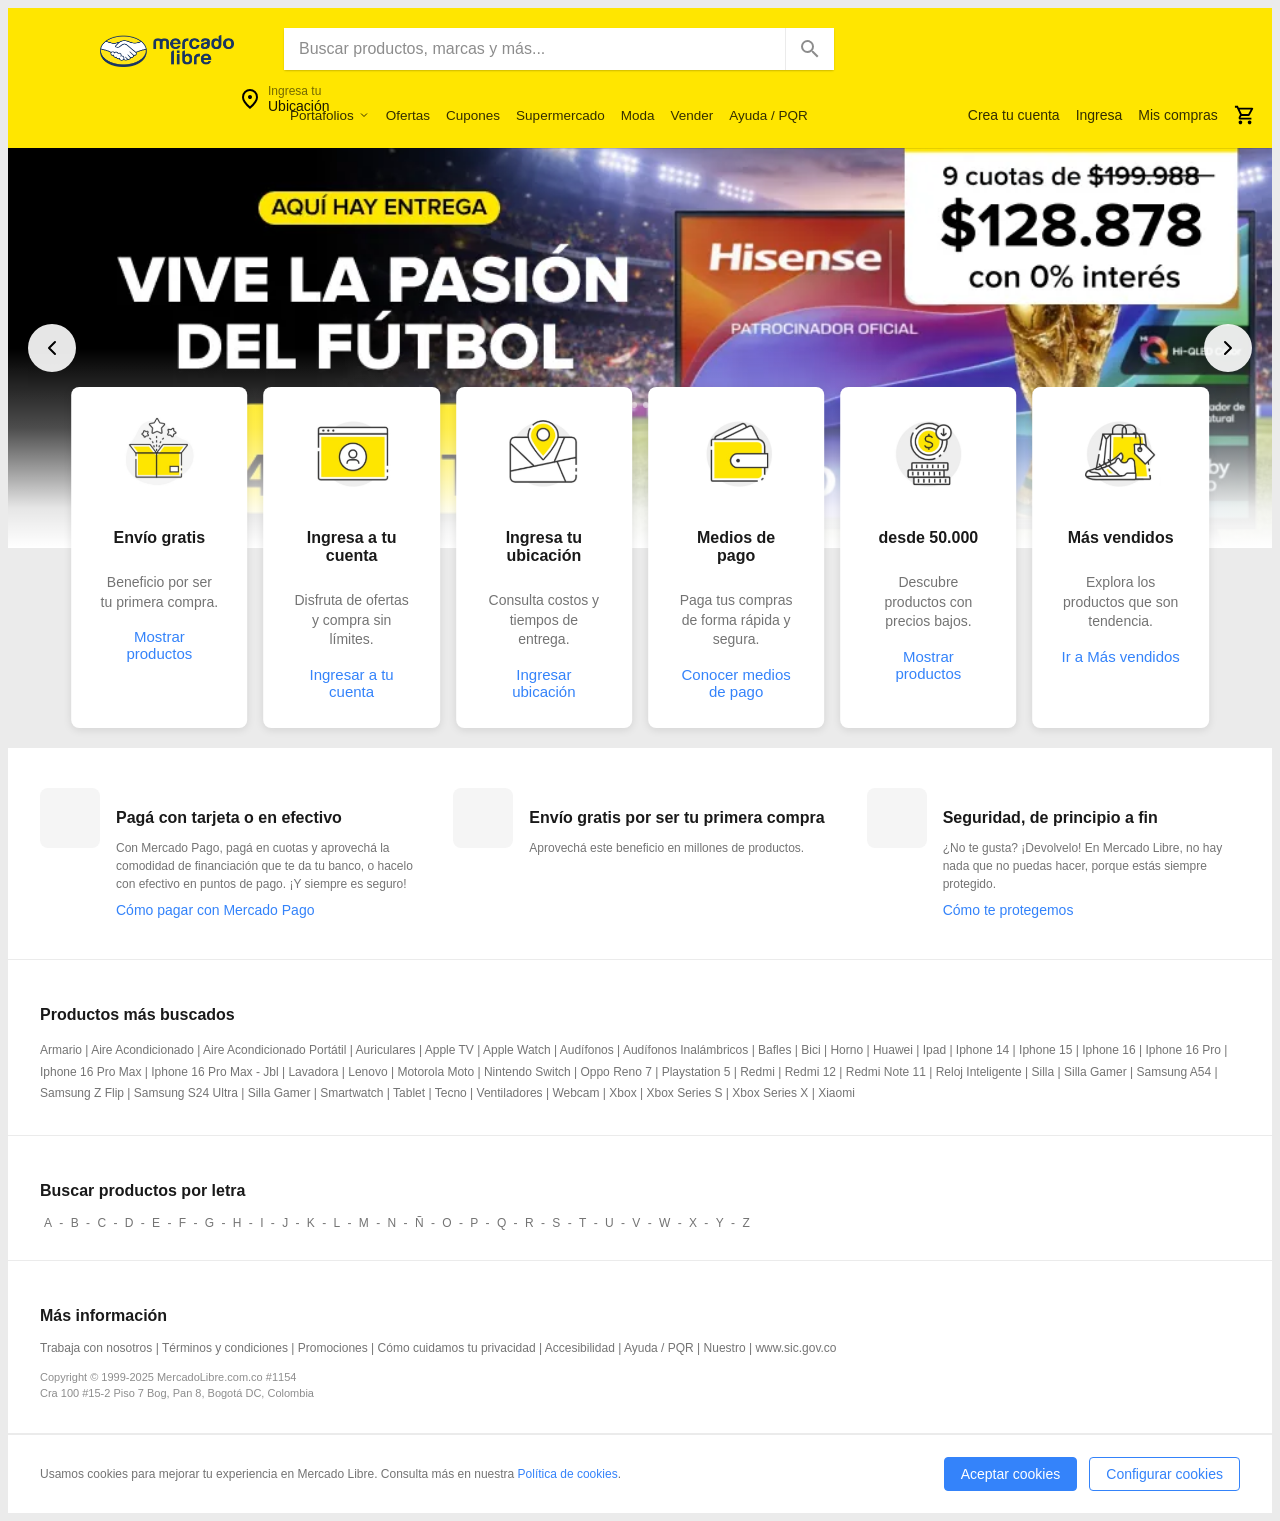
<file: index.html>
<!DOCTYPE html>
<html lang="es">
<head>
    <meta charset="UTF-8">
    <meta name="viewport" content="width=device-width, initial-scale=1.0">
    <title>Mercadito</title>
    <link rel="icon" type="image/png" href="public/icons/manosmercadolibre.png">
    <link rel="stylesheet" href="styles.css">
</head>
<body>
    <!-- Navbar -->
    <nav class="navbar">
        <div class="navbar-top">
            <div class="container">
                <div class="navbar-content">
                    <!-- Logo y ubicación -->
                    <div class="navbar-left">
                        <div class="logo-container">
                            <img src="public/logos/mercado-libre.png" alt="Mercado Libre" class="logo">
                        </div>
                        <div class="location">
                            <img src="public/icons/location.svg" alt="Ubicación" class="location-icon" width="24" height="24">
                            <div class="location-text">
                                <span class="location-label">Ingresa tu</span>
                                <span class="location-name">Ubicación</span>
                            </div>
                        </div>
                    </div>

                    <!-- Buscador -->
                    <div class="search-container">
                        <input type="text" class="search-input" placeholder="Buscar productos, marcas y más...">
                        <button class="search-button">
                            <svg width="18" height="18" viewBox="0 0 18 18" fill="none">
                                <path d="M12.5 11h-.79l-.28-.27A6.471 6.471 0 0013 6.5 6.5 6.5 0 106.5 13c1.61 0 3.09-.59 4.23-1.57l.27.28v.79l5 4.99L17.49 16l-4.99-5zm-6 0C4.01 11 2 8.99 2 6.5S4.01 2 6.5 2 11 4.01 11 6.5 8.99 11 6.5 11z" fill="currentColor"/>
                            </svg>
                        </button>
                    </div>
                </div>
            </div>
        </div>

        <!-- Menú inferior -->
        <div class="navbar-bottom">
            <div class="container">
                <ul class="nav-menu">
                    <li class="nav-item-dropdown">
                        <a href="#" class="nav-link" id="categoriasBtn">
                            Portafolios
                            <svg class="dropdown-arrow" width="12" height="12" viewBox="0 0 24 24" fill="none" stroke="currentColor" stroke-width="2">
                                <path d="M6 9l6 6 6-6"/>
                            </svg>
                        </a>
                            <div class="dropdown-menu" id="categoriasDropdown"> 
                                <h4 class="dropdown-title">Portafolios del Equipo</h4>
                                <ul class="dropdown-list">
                                    <li><a href="portafolios/dev1/index.html" class="dropdown-link">Juliana</a></li>
                                    <li><a href="portafolios/dev2/index.html" class="dropdown-link">Helen</a></li>
                                </ul>
                            </div>
                    </li>
                    <li><a href="#" class="nav-link">Ofertas</a></li>
                    <li><a href="#" class="nav-link">Cupones</a></li>
                    <li><a href="#" class="nav-link">Supermercado</a></li>
                    <li><a href="#" class="nav-link">Moda</a></li>
                    <li><a href="#" class="nav-link">Vender</a></li>
                    <li><a href="#" class="nav-link">Ayuda / PQR</a></li>
                </ul>
                <ul class="nav-menu-right">
                    <li><a href="#" class="nav-link nav-link-account">Crea tu cuenta</a></li>
                    <li><a href="#" class="nav-link nav-link-account">Ingresa</a></li>
                    <li><a href="#" class="nav-link nav-link-account">Mis compras</a></li>
                    <li>
                        <a href="#" class="nav-link cart-link">
                            <img src="public/icons/shopping_cart.svg" alt="Carrito" width="22" height="22">
                        </a>
                    </li>
                </ul>
            </div>
        </div>
    </nav>

    <!-- Contenido principal -->
    <main>
        <!-- Carrusel de ofertas -->
        <section class="carousel-section">
            <div class="carousel-container">
                <button class="carousel-btn carousel-btn-prev" id="prevBtn">
                    <svg width="24" height="24" viewBox="0 0 24 24" fill="none">
                        <path d="M15 18l-6-6 6-6" stroke="currentColor" stroke-width="2" stroke-linecap="round" stroke-linejoin="round"/>
                    </svg>
                </button>
                
                <div class="carousel-wrapper">
                    <div class="carousel-track" id="carouselTrack">
                        <div class="carousel-slide active">
                            <img src="public/logos/img1.webp" alt="Oferta 1">
                        </div>
                        <div class="carousel-slide">
                            <img src="public/logos/img2.webp" alt="Oferta 2">
                        </div>
                        <div class="carousel-slide">
                            <img src="public/logos/img3.webp" alt="Oferta 3">
                        </div>
                        <div class="carousel-slide">
                            <img src="public/logos/img4.webp" alt="Oferta 4">
                        </div>
                    </div>
                </div>
                
                <button class="carousel-btn carousel-btn-next" id="nextBtn">
                    <svg width="24" height="24" viewBox="0 0 24 24" fill="none">
                        <path d="M9 18l6-6-6-6" stroke="currentColor" stroke-width="2" stroke-linecap="round" stroke-linejoin="round"/>
                    </svg>
                </button>
                
                <div class="carousel-indicators" id="indicators">
                    <span class="indicator active" data-slide="0"></span>
                    <span class="indicator" data-slide="1"></span>
                    <span class="indicator" data-slide="2"></span>
                    <span class="indicator" data-slide="3"></span>
                </div>
            </div>
            
            <!-- Tarjetas de funciones -->
            <div class="features-cards">
                <div class="feature-card">
                    <div class="feature-icon">
                        <img src="public/icons/regalo.jpg" alt="Envío gratis" class="icon-img">
                    </div>
                    <h3 class="feature-title">Envío gratis</h3>
                    <p class="feature-description">Beneficio por ser tu primera compra.</p>
                    <a href="#" class="feature-link">Mostrar productos</a>
                </div>
                
                <div class="feature-card">
                    <div class="feature-icon">
                        <img src="public/icons/cuenta.jpg" alt="Ingresa a tu cuenta" class="icon-img">
                    </div>
                    <h3 class="feature-title">Ingresa a tu cuenta</h3>
                    <p class="feature-description">Disfruta de ofertas y compra sin límites.</p>
                    <a href="#" class="feature-link">Ingresar a tu cuenta</a>
                </div>
                
                <div class="feature-card">
                    <div class="feature-icon">
                        <img src="public/icons/ubicacion.jpg" alt="Ingresa tu ubicación" class="icon-img">
                    </div>
                    <h3 class="feature-title">Ingresa tu ubicación</h3>
                    <p class="feature-description">Consulta costos y tiempos de entrega.</p>
                    <a href="#" class="feature-link">Ingresar ubicación</a>
                </div>
                
                <div class="feature-card">
                    <div class="feature-icon">
                        <img src="public/icons/medios_de_pago.jpg" alt="Medios de pago" class="icon-img">
                    </div>
                    <h3 class="feature-title">Medios de pago</h3>
                    <p class="feature-description">Paga tus compras de forma rápida y segura.</p>
                    <a href="#" class="feature-link">Conocer medios de pago</a>
                </div>
                
                <div class="feature-card">
                    <div class="feature-icon">
                        <img src="public/icons/menosde.jpg" alt="Menos de $40.000" class="icon-img">
                    </div>
                    <h3 class="feature-title">desde 50.000</h3>
                    <p class="feature-description">Descubre productos con precios bajos.</p>
                    <a href="#" class="feature-link">Mostrar productos</a>
                </div>
                
                <div class="feature-card">
                    <div class="feature-icon">
                        <img src="public/icons/masvendidos.jpg" alt="Más vendidos" class="icon-img">
                    </div>
                    <h3 class="feature-title">Más vendidos</h3>
                    <p class="feature-description">Explora los productos que son tendencia.</p>
                    <a href="#" class="feature-link">Ir a Más vendidos</a>
                </div>
            </div>
        </section>

        <!-- Aquí irán las demás secciones -->
    </main>

    <!-- Footer -->
    <footer class="footer">
        <!-- Sección de beneficios -->
        <div class="footer-benefits">
            <div class="container">
                <div class="benefits-grid">
                    <div class="benefit-item">
                        <div class="benefit-icon">
                            <!-- Ícono de tarjeta -->
                        </div>
                        <div class="benefit-content">
                            <h4 class="benefit-title">Pagá con tarjeta o en efectivo</h4>
                            <p class="benefit-text">Con Mercado Pago, pagá en cuotas y aprovechá la comodidad de financiación que te da tu banco, o hacelo con efectivo en puntos de pago. ¡Y siempre es seguro!</p>
                            <a href="#" class="benefit-link">Cómo pagar con Mercado Pago</a>
                        </div>
                    </div>
                    
                    <div class="benefit-item">
                        <div class="benefit-icon">
                            <!-- Ícono de envío -->
                        </div>
                        <div class="benefit-content">
                            <h4 class="benefit-title">Envío gratis por ser tu primera compra</h4>
                            <p class="benefit-text">Aprovechá este beneficio en millones de productos.</p>
                        </div>
                    </div>
                    
                    <div class="benefit-item">
                        <div class="benefit-icon">
                            <!-- Ícono de seguridad -->
                        </div>
                        <div class="benefit-content">
                            <h4 class="benefit-title">Seguridad, de principio a fin</h4>
                            <p class="benefit-text">¿No te gusta? ¡Devolvelo! En Mercado Libre, no hay nada que no puedas hacer, porque estás siempre protegido.</p>
                            <a href="#" class="benefit-link">Cómo te protegemos</a>
                        </div>
                    </div>
                </div>
            </div>
        </div>

        <!-- Productos más buscados -->
        <div class="footer-products">
            <div class="container">
                <h3 class="footer-section-title">Productos más buscados</h3>
                <div class="products-links">
                    <a href="#">Armario</a> | <a href="#">Aire Acondicionado</a> | <a href="#">Aire Acondicionado Portátil</a> | <a href="#">Auriculares</a> | <a href="#">Apple TV</a> | <a href="#">Apple Watch</a> | <a href="#">Audífonos</a> | <a href="#">Audífonos Inalámbricos</a> | <a href="#">Bafles</a> | <a href="#">Bici</a> | <a href="#">Horno</a> | <a href="#">Huawei</a> | <a href="#">Ipad</a> | <a href="#">Iphone 14</a> | <a href="#">Iphone 15</a> | <a href="#">Iphone 16</a> | <a href="#">Iphone 16 Pro</a> | <a href="#">Iphone 16 Pro Max</a> | <a href="#">Iphone 16 Pro Max - Jbl</a> | <a href="#">Lavadora</a> | <a href="#">Lenovo</a> | <a href="#">Motorola Moto</a> | <a href="#">Nintendo Switch</a> | <a href="#">Oppo Reno 7</a> | <a href="#">Playstation 5</a> | <a href="#">Redmi</a> | <a href="#">Redmi 12</a> | <a href="#">Redmi Note 11</a> | <a href="#">Reloj Inteligente</a> | <a href="#">Silla</a> | <a href="#">Silla Gamer</a> | <a href="#">Samsung A54</a> | <a href="#">Samsung Z Flip</a> | <a href="#">Samsung S24 Ultra</a> | <a href="#">Silla Gamer</a> | <a href="#">Smartwatch</a> | <a href="#">Tablet</a> | <a href="#">Tecno</a> | <a href="#">Ventiladores</a> | <a href="#">Webcam</a> | <a href="#">Xbox</a> | <a href="#">Xbox Series S</a> | <a href="#">Xbox Series X</a> | <a href="#">Xiaomi</a>
                </div>
            </div>
        </div>

        <!-- Buscar productos por letra -->
        <div class="footer-alphabet">
            <div class="container">
                <h3 class="footer-section-title">Buscar productos por letra</h3>
                <div class="alphabet-links">
                    <a href="#">A</a> - <a href="#">B</a> - <a href="#">C</a> - <a href="#">D</a> - <a href="#">E</a> - <a href="#">F</a> - <a href="#">G</a> - <a href="#">H</a> - <a href="#">I</a> - <a href="#">J</a> - <a href="#">K</a> - <a href="#">L</a> - <a href="#">M</a> - <a href="#">N</a> - <a href="#">Ñ</a> - <a href="#">O</a> - <a href="#">P</a> - <a href="#">Q</a> - <a href="#">R</a> - <a href="#">S</a> - <a href="#">T</a> - <a href="#">U</a> - <a href="#">V</a> - <a href="#">W</a> - <a href="#">X</a> - <a href="#">Y</a> - <a href="#">Z</a>
                </div>
            </div>
        </div>

        <!-- Más información -->
        <div class="footer-info">
            <div class="container">
                <h3 class="footer-section-title">Más información</h3>
                <div class="info-links">
                    <a href="#">Trabaja con nosotros</a> | <a href="#">Términos y condiciones</a> | <a href="#">Promociones</a> | <a href="#">Cómo cuidamos tu privacidad</a> | <a href="#">Accesibilidad</a> | <a href="#">Ayuda / PQR</a> | <a href="#">Nuestro</a> | <a href="#">www.sic.gov.co</a>
                </div>
                <p class="footer-address">Copyright © 1999-2025 MercadoLibre.com.co #1154</p>
                <p class="footer-address">Cra 100 #15-2 Piso 7 Bog, Pan 8, Bogotá DC, Colombia</p>
            </div>
        </div>

        <!-- Cookies notice -->
        <div class="footer-cookies">
            <div class="container">
                <p>Usamos cookies para mejorar tu experiencia en Mercado Libre. Consulta más en nuestra <a href="#">Política de cookies</a>.</p>
                <div class="cookies-buttons">
                    <button class="btn-cookies-accept">Aceptar cookies</button>
                    <button class="btn-cookies-config">Configurar cookies</button>
                </div>
            </div>
        </div>
    </footer>

    <script src="script.js"></script>
</body>
</html>
</file>
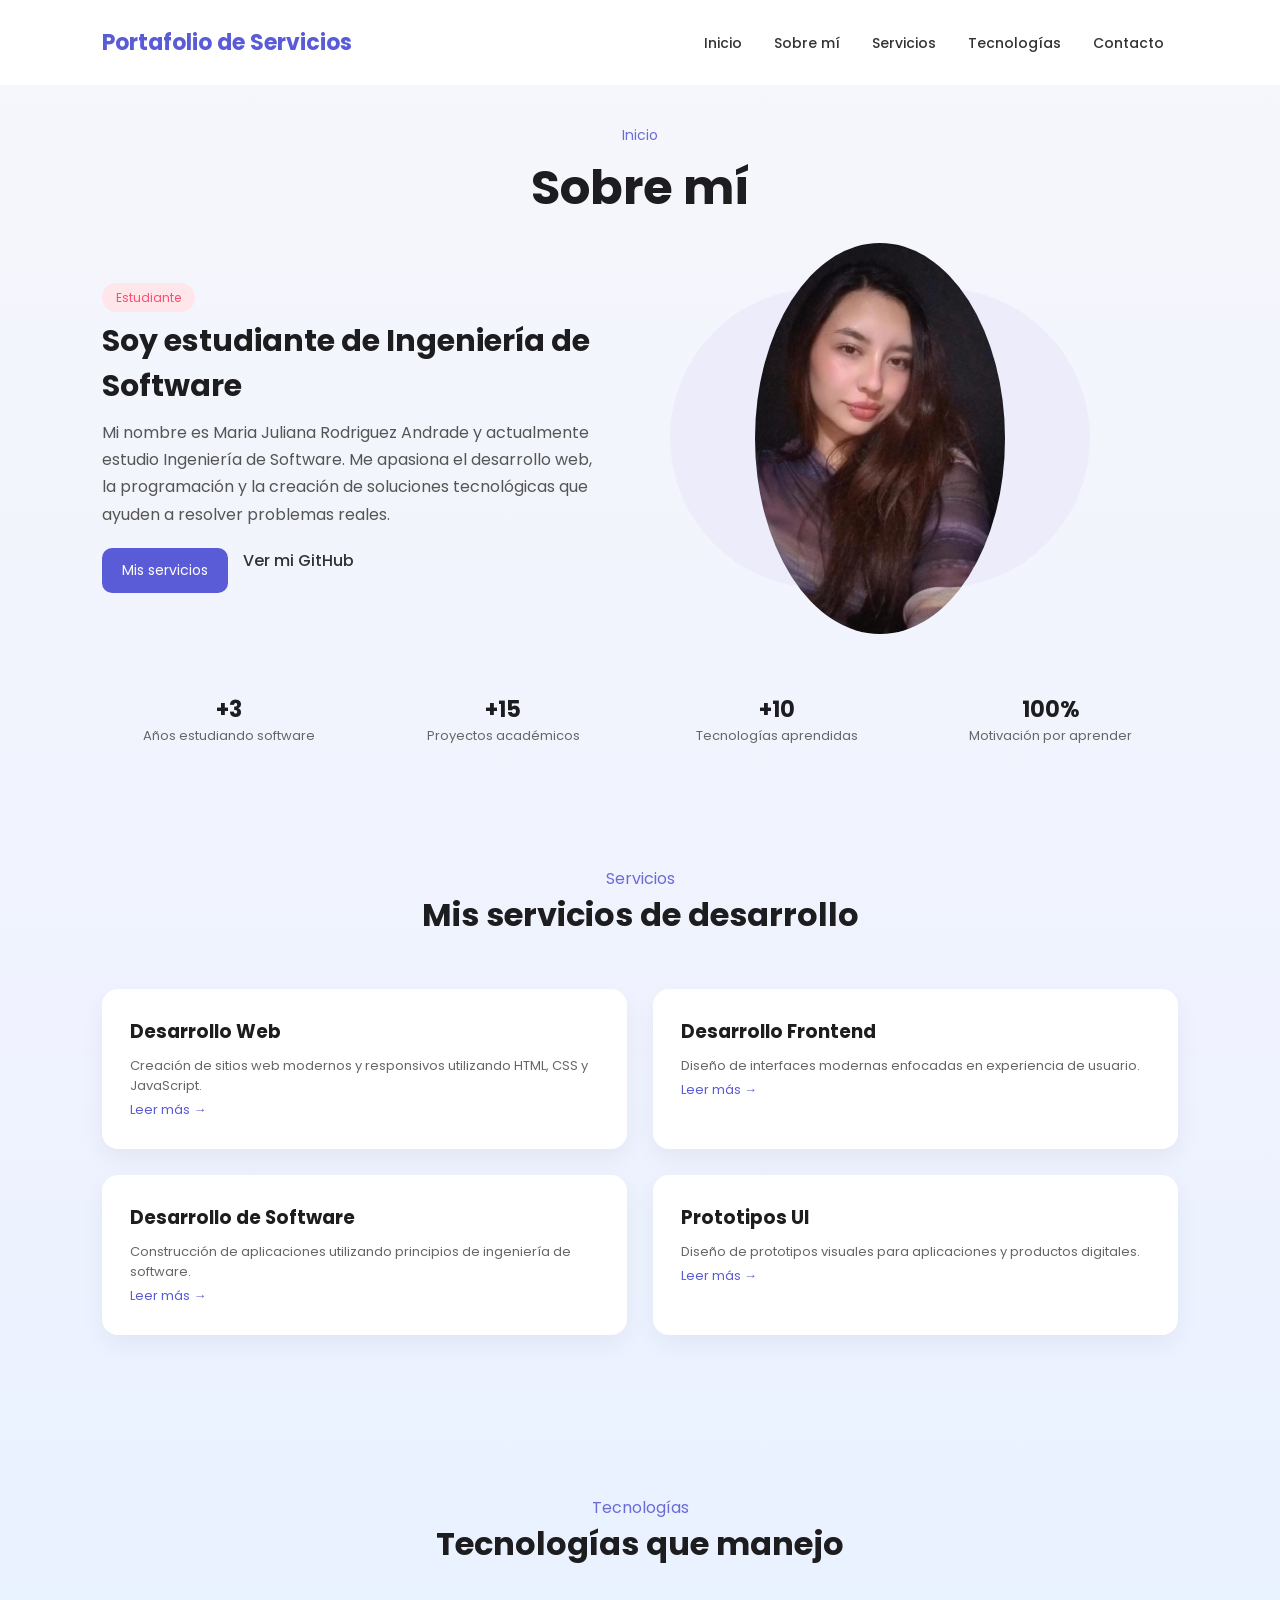
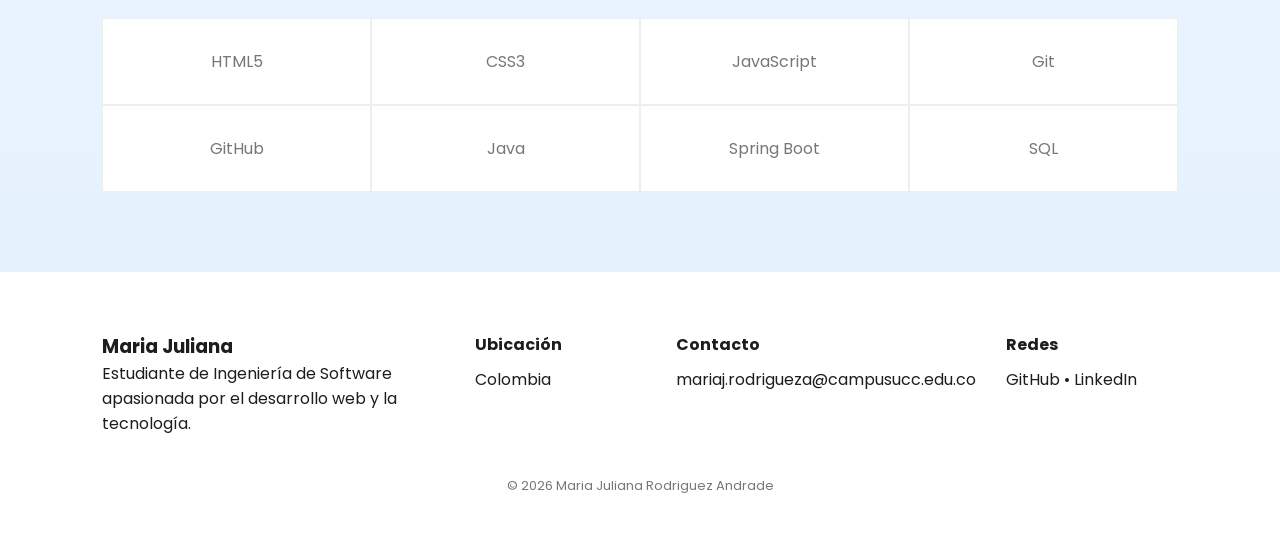
<file: portafolios/dev1/index.html>
<!DOCTYPE html>
<html lang="es">
<head>
<meta charset="UTF-8">
<meta name="viewport" content="width=device-width, initial-scale=1.0">
<title>Maria Juliana Rodriguez Andrade | Portafolio</title>

<link rel="preconnect" href="https://fonts.googleapis.com">
<link rel="preconnect" href="https://fonts.gstatic.com" crossorigin>
<link href="https://fonts.googleapis.com/css2?family=Poppins:wght@300;400;500;600;700&display=swap" rel="stylesheet">

<link rel="stylesheet" href="styles.css">
</head>

<body>

<header class="header">

<div class="logo">Portafolio de Servicios</div>

<nav class="nav">
<a href="#">Inicio</a>
<a href="#">Sobre mí</a>
<a href="#servicios">Servicios</a>
<a href="#tecnologias">Tecnologías</a>
<a href="#contacto">Contacto</a>
</nav>

</header>

<section class="titulo-pagina">
<p>Inicio</p>
<h1>Sobre mí</h1>
</section>

<section class="hero">

<div class="hero-texto">

<span class="badge">Estudiante</span>

<h2>Soy estudiante de Ingeniería de Software</h2>

<p class="descripcion">
Mi nombre es Maria Juliana Rodriguez Andrade y actualmente estudio Ingeniería de Software. Me apasiona el desarrollo web, la programación y la creación de soluciones tecnológicas que ayuden a resolver problemas reales.
</p>

<div class="botones">
<a href="#servicios" class="btn">Mis servicios</a>
<a href="https://github.com/Rodrigueza02" target="_blank" class="btn-secundario">Ver mi GitHub</a>
</div>

</div>

<div class="hero-imagen">
<img src="img/foto.png" alt="avatar">
</div>

</section>

<section class="estadisticas">

<div class="stat">
<h3>+3</h3>
<p>Años estudiando software</p>
</div>

<div class="stat">
<h3>+15</h3>
<p>Proyectos académicos</p>
</div>

<div class="stat">
<h3>+10</h3>
<p>Tecnologías aprendidas</p>
</div>

<div class="stat">
<h3>100%</h3>
<p>Motivación por aprender</p>
</div>

</section>

<section id="servicios" class="seccion">

<div class="titulo-seccion">
<p>Servicios</p>
<h2>Mis servicios de desarrollo</h2>
</div>

<div class="grid-servicios">

<div class="card">
<h3>Desarrollo Web</h3>
<p>Creación de sitios web modernos y responsivos utilizando HTML, CSS y JavaScript.</p>
<span class="leer">Leer más →</span>
</div>

<div class="card">
<h3>Desarrollo Frontend</h3>
<p>Diseño de interfaces modernas enfocadas en experiencia de usuario.</p>
<span class="leer">Leer más →</span>
</div>

<div class="card">
<h3>Desarrollo de Software</h3>
<p>Construcción de aplicaciones utilizando principios de ingeniería de software.</p>
<span class="leer">Leer más →</span>
</div>

<div class="card">
<h3>Prototipos UI</h3>
<p>Diseño de prototipos visuales para aplicaciones y productos digitales.</p>
<span class="leer">Leer más →</span>
</div>

</div>

</section>

<section id="tecnologias" class="seccion">

<div class="titulo-seccion">
<p>Tecnologías</p>
<h2>Tecnologías que manejo</h2>
</div>

<div class="grid-tecnologias">
<div>HTML5</div>
<div>CSS3</div>
<div>JavaScript</div>
<div>Git</div>
<div>GitHub</div>
<div>Java</div>
<div>Spring Boot</div>
<div>SQL</div>
</div>

</section>

<footer id="contacto" class="footer">

<div class="footer-grid">

<div>
<h3>Maria Juliana</h3>
<p>
Estudiante de Ingeniería de Software apasionada por el desarrollo web y la tecnología.
</p>
</div>

<div>
<h4>Ubicación</h4>
<p>Colombia</p>
</div>

<div>
<h4>Contacto</h4>
<p>mariaj.rodrigueza@campusucc.edu.co</p>
</div>

<div>
<h4>Redes</h4>
<p>GitHub • LinkedIn</p>
</div>

</div>

<p class="copyright">
© 2026 Maria Juliana Rodriguez Andrade
</p>

</footer>

<script src="script.js"></script>

</body>
</html>
</file>
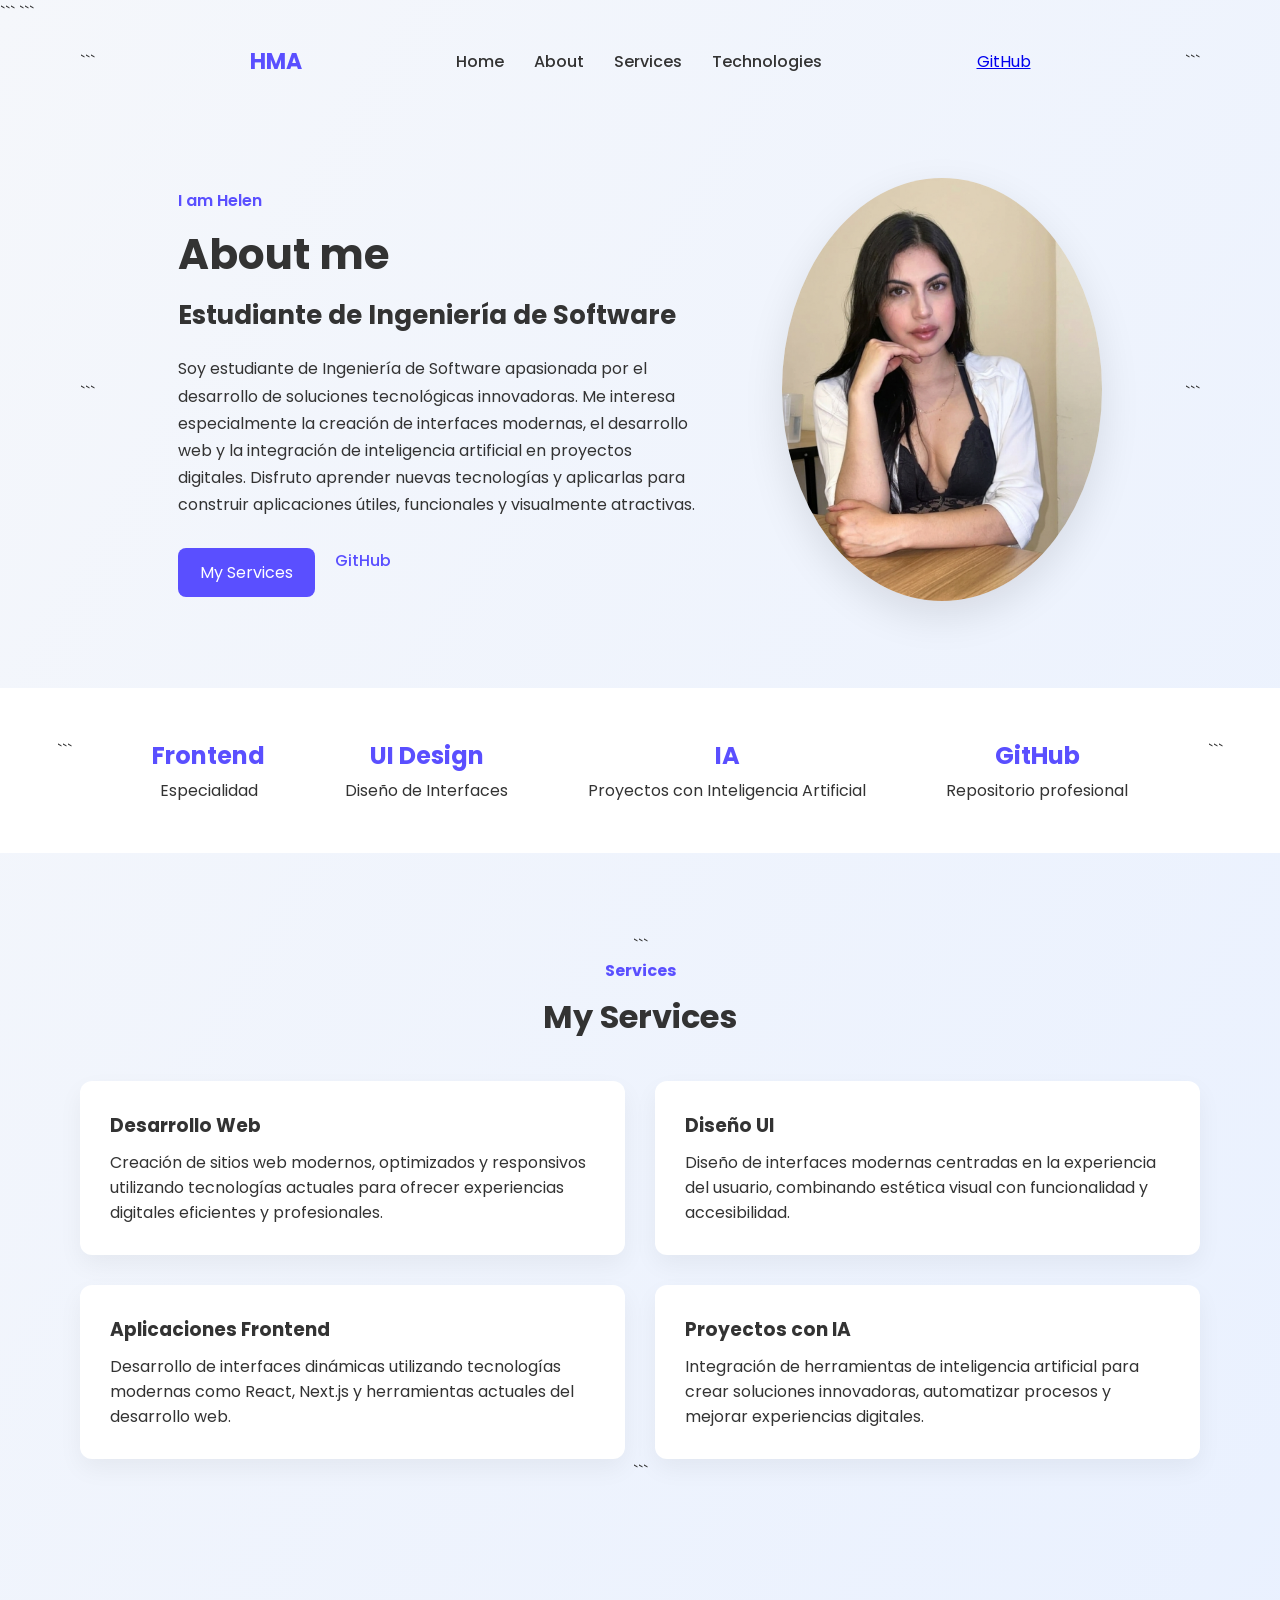
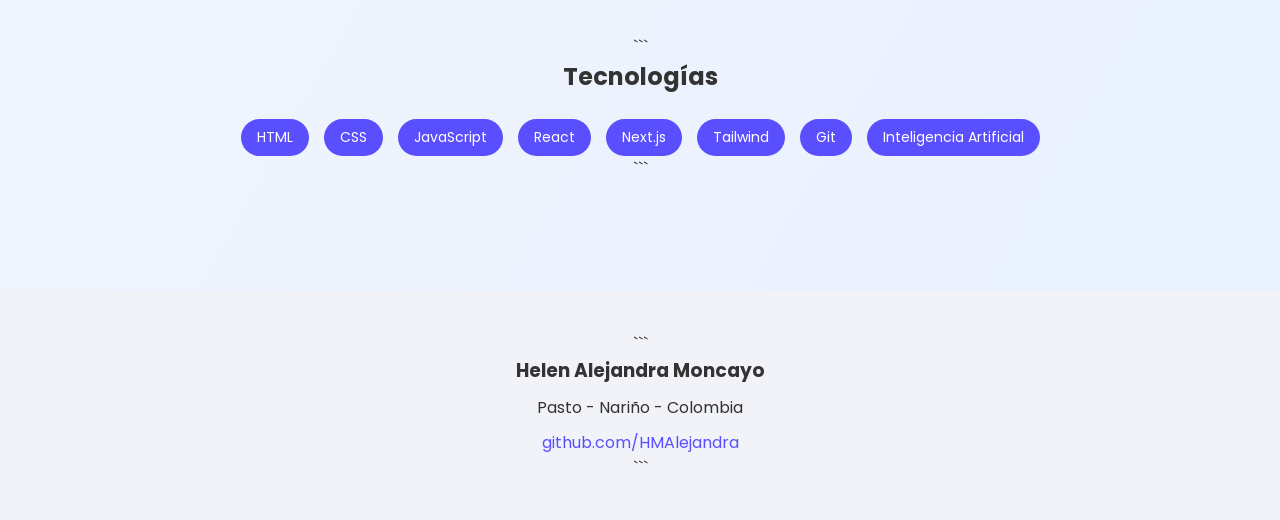
<file: portafolios/dev2/index.html>
<!DOCTYPE html>

<html lang="es">

<head>
    <meta charset="UTF-8">
    <meta name="viewport" content="width=device-width, initial-scale=1.0">
    <title>Portafolio | Helen Alejandra Moncayo</title>

```
<link rel="stylesheet" href="styles.css">

<!-- Google Font -->
<link href="https://fonts.googleapis.com/css2?family=Poppins:wght@300;400;500;600;700&display=swap" rel="stylesheet">
```

</head>

<body>

<!-- NAVBAR -->

<header class="navbar">

```
<div class="logo">
    HMA
</div>

<nav>
    <ul>
        <li><a href="#">Home</a></li>
        <li><a href="#about">About</a></li>
        <li><a href="#services">Services</a></li>
        <li><a href="#tech">Technologies</a></li>
    </ul>
</nav>

<div class="social">
    <a href="https://github.com/HMAlejandra" target="_blank">GitHub</a>
</div>
```

</header>

<!-- HERO / ABOUT -->

<section class="hero" id="about">

```
<div class="hero-text">

    <p class="tag">I am Helen</p>

    <h1>About me</h1>

    <h2>Estudiante de Ingeniería de Software</h2>

    <p class="description">
        Soy estudiante de Ingeniería de Software apasionada por el desarrollo de soluciones tecnológicas innovadoras.
        Me interesa especialmente la creación de interfaces modernas, el desarrollo web y la integración de inteligencia
        artificial en proyectos digitales.
        Disfruto aprender nuevas tecnologías y aplicarlas para construir aplicaciones útiles, funcionales y visualmente
        atractivas.
    </p>

    <div class="buttons">
        <a href="#services" class="btn-primary">My Services</a>
        <a href="https://github.com/HMAlejandra" target="_blank" class="btn-secondary">GitHub</a>
    </div>

</div>


<div class="hero-image">
    <img src="img/helen.png" alt="Helen Alejandra Moncayo">
</div>
```

</section>

<!-- STATS -->

<section class="stats">

```
<div class="stat">
    <h3>Frontend</h3>
    <p>Especialidad</p>
</div>

<div class="stat">
    <h3>UI Design</h3>
    <p>Diseño de Interfaces</p>
</div>

<div class="stat">
    <h3>IA</h3>
    <p>Proyectos con Inteligencia Artificial</p>
</div>

<div class="stat">
    <h3>GitHub</h3>
    <p>Repositorio profesional</p>
</div>
```

</section>

<!-- SERVICES -->

<section class="services" id="services">

```
<h4>Services</h4>
<h2>My Services</h2>

<div class="services-grid">

    <div class="card">
        <h3>Desarrollo Web</h3>
        <p>
            Creación de sitios web modernos, optimizados y responsivos utilizando tecnologías actuales
            para ofrecer experiencias digitales eficientes y profesionales.
        </p>
    </div>

    <div class="card">
        <h3>Diseño UI</h3>
        <p>
            Diseño de interfaces modernas centradas en la experiencia del usuario,
            combinando estética visual con funcionalidad y accesibilidad.
        </p>
    </div>

    <div class="card">
        <h3>Aplicaciones Frontend</h3>
        <p>
            Desarrollo de interfaces dinámicas utilizando tecnologías modernas
            como React, Next.js y herramientas actuales del desarrollo web.
        </p>
    </div>

    <div class="card">
        <h3>Proyectos con IA</h3>
        <p>
            Integración de herramientas de inteligencia artificial para crear
            soluciones innovadoras, automatizar procesos y mejorar experiencias digitales.
        </p>
    </div>

</div>
```

</section>

<!-- TECHNOLOGIES -->

<section class="tech" id="tech">

```
<h2>Tecnologías</h2>

<div class="tech-list">
    <span>HTML</span>
    <span>CSS</span>
    <span>JavaScript</span>
    <span>React</span>
    <span>Next.js</span>
    <span>Tailwind</span>
    <span>Git</span>
    <span>Inteligencia Artificial</span>
</div>
```

</section>

<!-- FOOTER -->

<footer>

```
<h3>Helen Alejandra Moncayo</h3>

<p>Pasto - Nariño - Colombia</p>

<a href="https://github.com/HMAlejandra" target="_blank">
    github.com/HMAlejandra
</a>
```

</footer>

<script src="script.js"></script>

</body>
</html>
</file>
<file: styles.css>
feature/ui-styles
* {
    margin: 0;
    padding: 0;
    box-sizing: border-box;
}

body {
    font-family: -apple-system, BlinkMacSystemFont, 'Segoe UI', Roboto, 'Helvetica Neue', Arial, sans-serif;
    background-color: #ebebeb;
}

/* Navbar */
.navbar {
    background-color: #ffe600;
    position: sticky;
    top: 0;
    z-index: 1000;
    box-shadow: 0 1px 0 0 rgba(0,0,0,.1);
}

.navbar-top {
    padding: 8px 0 12px 0;
    position: relative;
}

.container {
    max-width: 1200px;
    margin: 0 auto;
    padding: 0 20px;
}

.navbar-content {
    display: flex;
    align-items: center;
    gap: 20px;
}

/* Logo y ubicación */
.navbar-left {
    display: flex;
    align-items: center;
    gap: 20px;
}

.logo-container {
    width: 134px;
    height: 34px;
    display: flex;
    align-items: center;
    justify-content: center;
}

.logo {
    max-width: 100%;
    max-height: 100%;
    object-fit: contain;
    margin-left: 120px;
    margin-top: 16px;
}

.location {
    display: flex;
    align-items: center;
    gap: 6px;
    cursor: pointer;
    position: absolute;
    bottom: -32px;
    left: 230px;
}

.location-icon {
    color: rgba(0,0,0,0.9);
    filter: invert(0%) sepia(0%) saturate(0%) hue-rotate(0deg) brightness(0%) contrast(100%);
}

.location-text {
    display: flex;
    flex-direction: column;
    font-size: 12px;
}

.location-label {
    color: rgba(0,0,0,0.55);
    font-size: 12px;
}

.location-name {
    color: rgba(0,0,0,0.9);
    font-size: 14px;
    font-weight: 400;
}

/* Buscador */
.search-container {
    flex: 1;
    display: flex;
    align-items: center;
    background-color: #fff;
    border-radius: 2px;
    box-shadow: 0 1px 2px 0 rgba(0,0,0,.2);
    max-width: 550px;
    margin-left: 90px;
    margin-top: 12px;
}

.search-input {
    flex: 1;
    border: none;
    padding: 12px 15px;
    font-size: 16px;
    outline: none;
    color: rgba(0,0,0,0.9);
}

.search-input::placeholder {
    color: rgba(0,0,0,0.45);
}

.search-button {
    background-color: #fff;
    border: none;
    padding: 12px 15px;
    cursor: pointer;
    display: flex;
    align-items: center;
    justify-content: center;
    color: rgba(0,0,0,0.45);
    border-left: 1px solid #ebebeb;
}

.search-button:hover {
    color: rgba(0,0,0,0.9);
}

/* Badge NUEVO */
.disney-logo {
    width: 340px;
    height: 39px;
    display: flex;
    align-items: center;
    justify-content: center;
    position: relative;
}


/* Menú inferior */
.navbar-bottom {
    background-color: #ffe600;
    padding: 6px 0;
}

.navbar-bottom .container {
    display: flex;
    justify-content: space-between;
    align-items: center;
}

.nav-menu {
    margin-left: 0;
    margin-right: auto;
    padding-left: 250px;
}

.nav-item-dropdown {
    position: relative;
}

.nav-item-dropdown .nav-link {
    display: flex;
    align-items: center;
    gap: 4px;
}

.dropdown-arrow {
    transition: transform 0.3s ease;
}

.nav-item-dropdown:hover .dropdown-arrow {
    transform: rotate(180deg);
}

.dropdown-menu {
    position: absolute;
    top: 100%;
    left: 0;
    background-color: #fff;
    border-radius: 6px;
    box-shadow: 0 4px 16px rgba(0,0,0,0.15);
    padding: 16px;
    min-width: 220px;
    opacity: 0;
    visibility: hidden;
    transform: translateY(-10px);
    transition: all 0.3s ease;
    z-index: 1000;
    margin-top: 8px;
}

.nav-item-dropdown:hover .dropdown-menu {
    opacity: 1;
    visibility: visible;
    transform: translateY(0);
}

.dropdown-title {
    font-size: 14px;
    font-weight: 600;
    color: rgba(0,0,0,0.9);
    margin-bottom: 12px;
    padding-bottom: 8px;
    border-bottom: 1px solid #ebebeb;
}

.dropdown-list {
    list-style: none;
    padding: 0;
    margin: 0;
}

.dropdown-list li {
    margin: 0;
}

.dropdown-link {
    display: block;
    padding: 8px 12px;
    color: rgba(0,0,0,0.8);
    text-decoration: none;
    font-size: 13.5px;
    border-radius: 4px;
    transition: background-color 0.2s;
}

.dropdown-link:hover {
    background-color: #f5f5f5;
    color: #3483fa;
}

.nav-menu,
.nav-menu-right {
    display: flex;
    list-style: none;
    gap: 16px;
    align-items: center;
}

.nav-menu-right {
    margin-left: auto;
    padding-right: 0;
    padding-left: 160px;
    white-space: nowrap;
}

.nav-link {
    text-decoration: none;
    color: rgba(0,0,0,0.8);
    font-size: 13.5px;
    transition: color 0.2s;
    white-space: nowrap;
}

.nav-link-account {
    font-size: 14px;
}

.nav-link:hover {
    color: #3483fa;
}

.cart-link {
    display: flex;
    align-items: center;
}

.cart-link img {
    filter: invert(0%) sepia(0%) saturate(0%) hue-rotate(0deg) brightness(0%) contrast(100%);
}

.cart-link:hover img {
    filter: invert(42%) sepia(93%) saturate(1352%) hue-rotate(202deg) brightness(97%) contrast(98%);
}

/* Responsive */
@media (max-width: 768px) {
    .navbar-content {
        flex-wrap: wrap;
    }
    
    .search-container {
        order: 3;
        width: 100%;
        max-width: 100%;
        margin-top: 10px;
    }
    
    .nav-menu,
    .nav-menu-right {
        gap: 10px;
        font-size: 12px;
    }
}

/* Carrusel de ofertas */
.carousel-section {
    position: relative;
    width: 100%;
    margin-bottom: 60px;
}

.carousel-container {
    position: relative;
    width: 100%;
    height: 400px;
    overflow: hidden;
    background-color: #000;
}

.carousel-container::after {
    content: '';
    position: absolute;
    bottom: 0;
    left: 0;
    right: 0;
    height: 50%;
    background: linear-gradient(to bottom, rgba(255,255,255,0) 0%, rgba(255,255,255,0.3) 40%, rgba(255,255,255,0.9) 80%, rgba(255,255,255,1) 100%);
    pointer-events: none;
    z-index: 5;
}

.carousel-wrapper {
    width: 100%;
    height: 100%;
    overflow: hidden;
}

.carousel-track {
    display: flex;
    transition: transform 0.5s ease-in-out;
    height: 100%;
}

.carousel-slide {
    min-width: 100%;
    height: 100%;
    display: flex;
    align-items: center;
    justify-content: center;
}

.carousel-slide img {
    width: 100%;
    height: 100%;
    object-fit: cover;
}

.carousel-btn {
    position: absolute;
    top: 50%;
    transform: translateY(-50%);
    background-color: rgba(255, 255, 255, 0.9);
    border: none;
    width: 48px;
    height: 48px;
    border-radius: 50%;
    cursor: pointer;
    display: flex;
    align-items: center;
    justify-content: center;
    z-index: 10;
    transition: background-color 0.2s;
}

.carousel-btn:hover {
    background-color: rgba(255, 255, 255, 1);
}

.carousel-btn-prev {
    left: 20px;
}

.carousel-btn-next {
    right: 20px;
}

.carousel-indicators {
    position: absolute;
    bottom: 140px;
    left: 50%;
    transform: translateX(-50%);
    display: flex;
    gap: 6px;
    z-index: 10;
}

.indicator {
    width: 6px;
    height: 6px;
    border-radius: 50%;
    background-color: rgba(255, 255, 255, 0.5);
    cursor: pointer;
    transition: background-color 0.3s;
}

.indicator.active {
    background-color: rgba(255, 255, 255, 1);
}

/* Tarjetas de funciones */
.features-cards {
    position: absolute;
    bottom: -180px;
    left: 50%;
    transform: translateX(-50%);
    display: flex;
    gap: 16px;
    max-width: 1200px;
    width: 90%;
    z-index: 20;
}

.feature-card {
    background-color: #fff;
    border-radius: 8px;
    padding: 28px;
    flex: 1;
    box-shadow: 0 2px 8px rgba(0,0,0,0.1);
    display: flex;
    flex-direction: column;
    align-items: center;
    text-align: center;
    transition: box-shadow 0.3s;
    min-height: 220px;
}

.feature-card:hover {
    box-shadow: 0 4px 12px rgba(0,0,0,0.15);
}

.feature-icon {
    width: 80px;
    height: 80px;
    background-color: #ffe600;
    border-radius: 8px;
    margin-bottom: 18px;
    display: flex;
    align-items: center;
    justify-content: center;
    overflow: hidden;
}

.icon-img {
    width: 100%;
    height: 100%;
    object-fit: cover;
}

.feature-title {
    font-size: 16px;
    font-weight: 600;
    color: rgba(0,0,0,0.9);
    margin-bottom: 12px;
}

.feature-description {
    font-size: 14px;
    color: rgba(0,0,0,0.55);
    margin-bottom: 16px;
    line-height: 1.4;
}

.feature-link {
    font-size: 15px;
    color: #3483fa;
    text-decoration: none;
    font-weight: 500;
}

.feature-link:hover {
    text-decoration: underline;
}

/* Responsive */
@media (max-width: 1024px) {
    .features-cards {
        flex-wrap: wrap;
        gap: 12px;
    }
    
    .feature-card {
        flex: 1 1 calc(33.333% - 12px);
        min-width: 200px;
    }
}

@media (max-width: 768px) {
    .carousel-container {
        height: 300px;
    }
    
    .features-cards {
        flex-direction: column;
        position: static;
        transform: none;
        margin-top: 20px;
    }
    
    .feature-card {
        flex: 1 1 100%;
    }
    
    .carousel-btn {
        width: 40px;
        height: 40px;
    }
}

/* Footer */
.footer {
    background-color: #fff;
    margin-top: 200px;
}

/* Beneficios */
.footer-benefits {
    background-color: #fff;
    padding: 40px 0;
    border-bottom: 1px solid #ebebeb;
}

.benefits-grid {
    display: grid;
    grid-template-columns: repeat(3, 1fr);
    gap: 40px;
}

.benefit-item {
    display: flex;
    gap: 16px;
}

.benefit-icon {
    width: 60px;
    height: 60px;
    background-color: #f5f5f5;
    border-radius: 8px;
    flex-shrink: 0;
}

.benefit-content {
    flex: 1;
}

.benefit-title {
    font-size: 16px;
    font-weight: 600;
    color: rgba(0,0,0,0.9);
    margin-bottom: 8px;
}

.benefit-text {
    font-size: 12px;
    color: rgba(0,0,0,0.55);
    line-height: 1.5;
    margin-bottom: 8px;
}

.benefit-link {
    font-size: 14px;
    color: #3483fa;
    text-decoration: none;
}

.benefit-link:hover {
    text-decoration: underline;
}

/* Productos más buscados */
.footer-products {
    padding: 30px 0;
    border-bottom: 1px solid #ebebeb;
}

.footer-section-title {
    font-size: 16px;
    font-weight: 600;
    color: rgba(0,0,0,0.9);
    margin-bottom: 16px;
}

.products-links {
    font-size: 12px;
    line-height: 1.8;
    color: rgba(0,0,0,0.55);
}

.products-links a {
    color: rgba(0,0,0,0.55);
    text-decoration: none;
}

.products-links a:hover {
    color: #3483fa;
    text-decoration: underline;
}

/* Alfabeto */
.footer-alphabet {
    padding: 30px 0;
    border-bottom: 1px solid #ebebeb;
}

.alphabet-links {
    font-size: 12px;
    color: rgba(0,0,0,0.55);
}

.alphabet-links a {
    color: rgba(0,0,0,0.55);
    text-decoration: none;
    padding: 0 4px;
}

.alphabet-links a:hover {
    color: #3483fa;
    text-decoration: underline;
}

/* Más información */
.footer-info {
    padding: 30px 0;
    border-bottom: 1px solid #ebebeb;
}

.info-links {
    font-size: 12px;
    color: rgba(0,0,0,0.55);
    margin-bottom: 16px;
}

.info-links a {
    color: rgba(0,0,0,0.55);
    text-decoration: none;
}

.info-links a:hover {
    color: #3483fa;
    text-decoration: underline;
}

.footer-address {
    font-size: 11px;
    color: rgba(0,0,0,0.45);
    margin: 4px 0;
}

/* Cookies */
.footer-cookies {
    background-color: #fff;
    padding: 20px 0;
    border-top: 1px solid #ebebeb;
}

.footer-cookies .container {
    display: flex;
    justify-content: space-between;
    align-items: center;
}

.footer-cookies p {
    font-size: 12px;
    color: rgba(0,0,0,0.55);
}

.footer-cookies a {
    color: #3483fa;
    text-decoration: none;
}

.footer-cookies a:hover {
    text-decoration: underline;
}

.cookies-buttons {
    display: flex;
    gap: 12px;
}

.btn-cookies-accept,
.btn-cookies-config {
    padding: 8px 16px;
    border-radius: 4px;
    font-size: 14px;
    cursor: pointer;
    border: 1px solid #3483fa;
    transition: all 0.2s;
}

.btn-cookies-accept {
    background-color: #3483fa;
    color: #fff;
}

.btn-cookies-accept:hover {
    background-color: #2968c8;
}

.btn-cookies-config {
    background-color: #fff;
    color: #3483fa;
}

.btn-cookies-config:hover {
    background-color: #f5f5f5;
}

/* Responsive Footer */
@media (max-width: 768px) {
    .benefits-grid {
        grid-template-columns: 1fr;
        gap: 24px;
    }
    
    .footer-cookies .container {
        flex-direction: column;
        gap: 16px;
        text-align: center;
    }
}
</file>
<file: portafolios/dev1/styles.css>
*{
margin:0;
padding:0;
box-sizing:border-box;
}

body{
font-family:'Poppins',sans-serif;
color:#1d1d1f;
background:linear-gradient(180deg,#f6f7fb 0%,#eef2ff 55%,#e4f2ff 100%);
}

/* HEADER */

.header{
display:flex;
justify-content:space-between;
align-items:center;
padding:26px 8%;
background:#fff;
}

.logo{
font-size:22px;
font-weight:700;
color:#5a5bd6;
}

.nav a{
margin:0 14px;
text-decoration:none;
font-weight:500;
color:#333;
font-size:14px;
}

/* TITULO */

.titulo-pagina{
text-align:center;
padding-top:40px;
}

.titulo-pagina p{
color:#6b6bd6;
font-size:14px;
margin-bottom:6px;
}

.titulo-pagina h1{
font-size:48px;
}

/* HERO */

.hero{
padding:60px 8%;
display:grid;
grid-template-columns:1fr 1fr;
align-items:center;
gap:60px;
}

.badge{
background:#ffe6ea;
color:#ff4b6e;
padding:6px 14px;
border-radius:20px;
font-size:12px;
}

.presentacion{
color:#6b6bd6;
margin-top:10px;
}

.hero h2{
font-size:30px;
margin:10px 0;
}

.descripcion{
color:#555;
line-height:1.7;
margin-bottom:20px;
}

.botones{
display:flex;
gap:15px;
}

.btn{
background:#5a5bd6;
color:white;
padding:12px 20px;
border-radius:10px;
text-decoration:none;
font-size:14px;
}

.btn-secundario{
text-decoration:none;
color:#333;
font-weight:500;
}

/* IMAGEN */

.hero-imagen{
background:#ececfb;
width:420px;
height:300px;
border-radius:200px;
display:flex;
align-items:center;
justify-content:center;
}

.hero-imagen img{
width:250px;
border-radius:50%;
}

/* ESTADISTICAS */

.estadisticas{
display:grid;
grid-template-columns:repeat(4,1fr);
text-align:center;
padding:40px 8%;
gap:20px;
}

.stat h3{
font-size:22px;
}

.stat p{
font-size:13px;
color:#666;
}

/* SECCIONES */

.seccion{
padding:80px 8%;
}

.titulo-seccion{
text-align:center;
margin-bottom:50px;
}

.titulo-seccion p{
color:#6b6bd6;
}

.titulo-seccion h2{
font-size:32px;
}

/* SERVICIOS */

.grid-servicios{
display:grid;
grid-template-columns:repeat(2,1fr);
gap:26px;
}

.card{
background:#fff;
padding:28px;
border-radius:16px;
box-shadow:0 10px 24px rgba(0,0,0,0.05);
}

.card h3{
margin-bottom:10px;
}

.card p{
font-size:13px;
color:#666;
}

.leer{
color:#5a5bd6;
font-size:13px;
}

/* TECNOLOGIAS */

.grid-tecnologias{
display:grid;
grid-template-columns:repeat(4,1fr);
}

.grid-tecnologias div{
background:#fff;
padding:30px;
border:1px solid #eee;
text-align:center;
color:#777;
}

.github-boton{
text-align:center;
margin-top:40px;
}

/* FOOTER */

.footer{
background:#fff;
padding:60px 8%;
}

.footer-grid{
display:grid;
grid-template-columns:2fr 1fr 1fr 1fr;
gap:30px;
}

.footer h4{
margin-bottom:10px;
}

.copyright{
text-align:center;
margin-top:40px;
color:#777;
font-size:13px;
}

/* RESPONSIVE */

@media(max-width:900px){

.hero{
grid-template-columns:1fr;
}

.estadisticas{
grid-template-columns:repeat(2,1fr);
}

.grid-servicios{
grid-template-columns:1fr;
}

.grid-tecnologias{
grid-template-columns:repeat(2,1fr);
}

.footer-grid{
grid-template-columns:1fr;
}

}
</file>
<file: portafolios/dev2/styles.css>
*{
margin:0;
padding:0;
box-sizing:border-box;
}

body{
font-family:'Poppins', sans-serif;
background:linear-gradient(120deg,#f5f7fb,#e8f0ff);
color:#333;
}

/* NAVBAR */

.navbar{
display:flex;
justify-content:space-between;
align-items:center;
padding:20px 80px;
}

.logo{
font-size:22px;
font-weight:700;
color:#5a4fff;
}

nav ul{
display:flex;
list-style:none;
gap:30px;
}

nav a{
text-decoration:none;
color:#333;
font-weight:500;
}

nav a:hover

.social a{
text-decoration:none;
color:#5a4fff;
font-weight:500;
}

/* HERO */

.hero{
display:flex;
align-items:center;
justify-content:space-between;
padding:80px;
gap:40px;
}

.hero-text{
max-width:520px;
}

.tag{
color:#5a4fff;
font-weight:600;
margin-bottom:10px;
}

.hero-text h1{
font-size:42px;
margin-bottom:10px;
}

.hero-text h2{
font-size:26px;
margin-bottom:20px;
}

.description{
line-height:1.7;
margin-bottom:30px;
}

.buttons{
display:flex;
gap:20px;
}

.btn-primary{
background:#5a4fff;
color:white;
padding:12px 22px;
border-radius:8px;
text-decoration:none;
}

.btn-secondary{
color:#5a4fff;
font-weight:500;
text-decoration:none;
}

/* HERO IMAGE */

.hero-image img{
width:320px;
border-radius:50%;
box-shadow:0 15px 40px rgba(0,0,0,0.1);
}

/* STATS */

.stats{
display:flex;
justify-content:center;
gap:80px;
padding:50px;
background:white;
}

.stat{
text-align:center;
}

.stat h3{
color:#5a4fff;
font-size:24px;
margin-bottom:5px;
}

/* SERVICES */

.services{
padding:80px;
text-align:center;
}

.services h4{
color:#5a4fff;
margin-bottom:10px;
}

.services h2{
font-size:32px;
margin-bottom:40px;
}

.services-grid{
display:grid;
grid-template-columns:repeat(2,1fr);
gap:30px;
}

.card{
background:white;
padding:30px;
border-radius:12px;
box-shadow:0 10px 25px rgba(0,0,0,0.05);
text-align:left;
transition:0.3s;
}

.card h3{
margin-bottom:10px;
}

/* TECHNOLOGIES */

.tech{
padding:70px;
text-align:center;
}

.tech h2{
margin-bottom:25px;
}

.tech-list{
display:flex;
flex-wrap:wrap;
justify-content:center;
gap:15px;
}

.tech-list span{
background:#5a4fff;
color:white;
padding:8px 16px;
border-radius:20px;
font-size:14px;
}

/* FOOTER */

footer{
text-align:center;
padding:40px;
background:#f1f3f9;
margin-top:40px;
}

footer h3{
margin-bottom:10px;
}

footer a{
display:block;
margin-top:10px;
text-decoration:none;
color:#5a4fff;
}

/* RESPONSIVE */

@media(max-width:900px){

.hero{
flex-direction:column;
text-align:center;
}

.hero-image img{
width:250px;
}

.services-grid{
grid-template-columns:1fr;
}

.stats{
flex-direction:column;
gap:20px;
}

.navbar{
flex-direction:column;
gap:15px;
}

}
</file>
